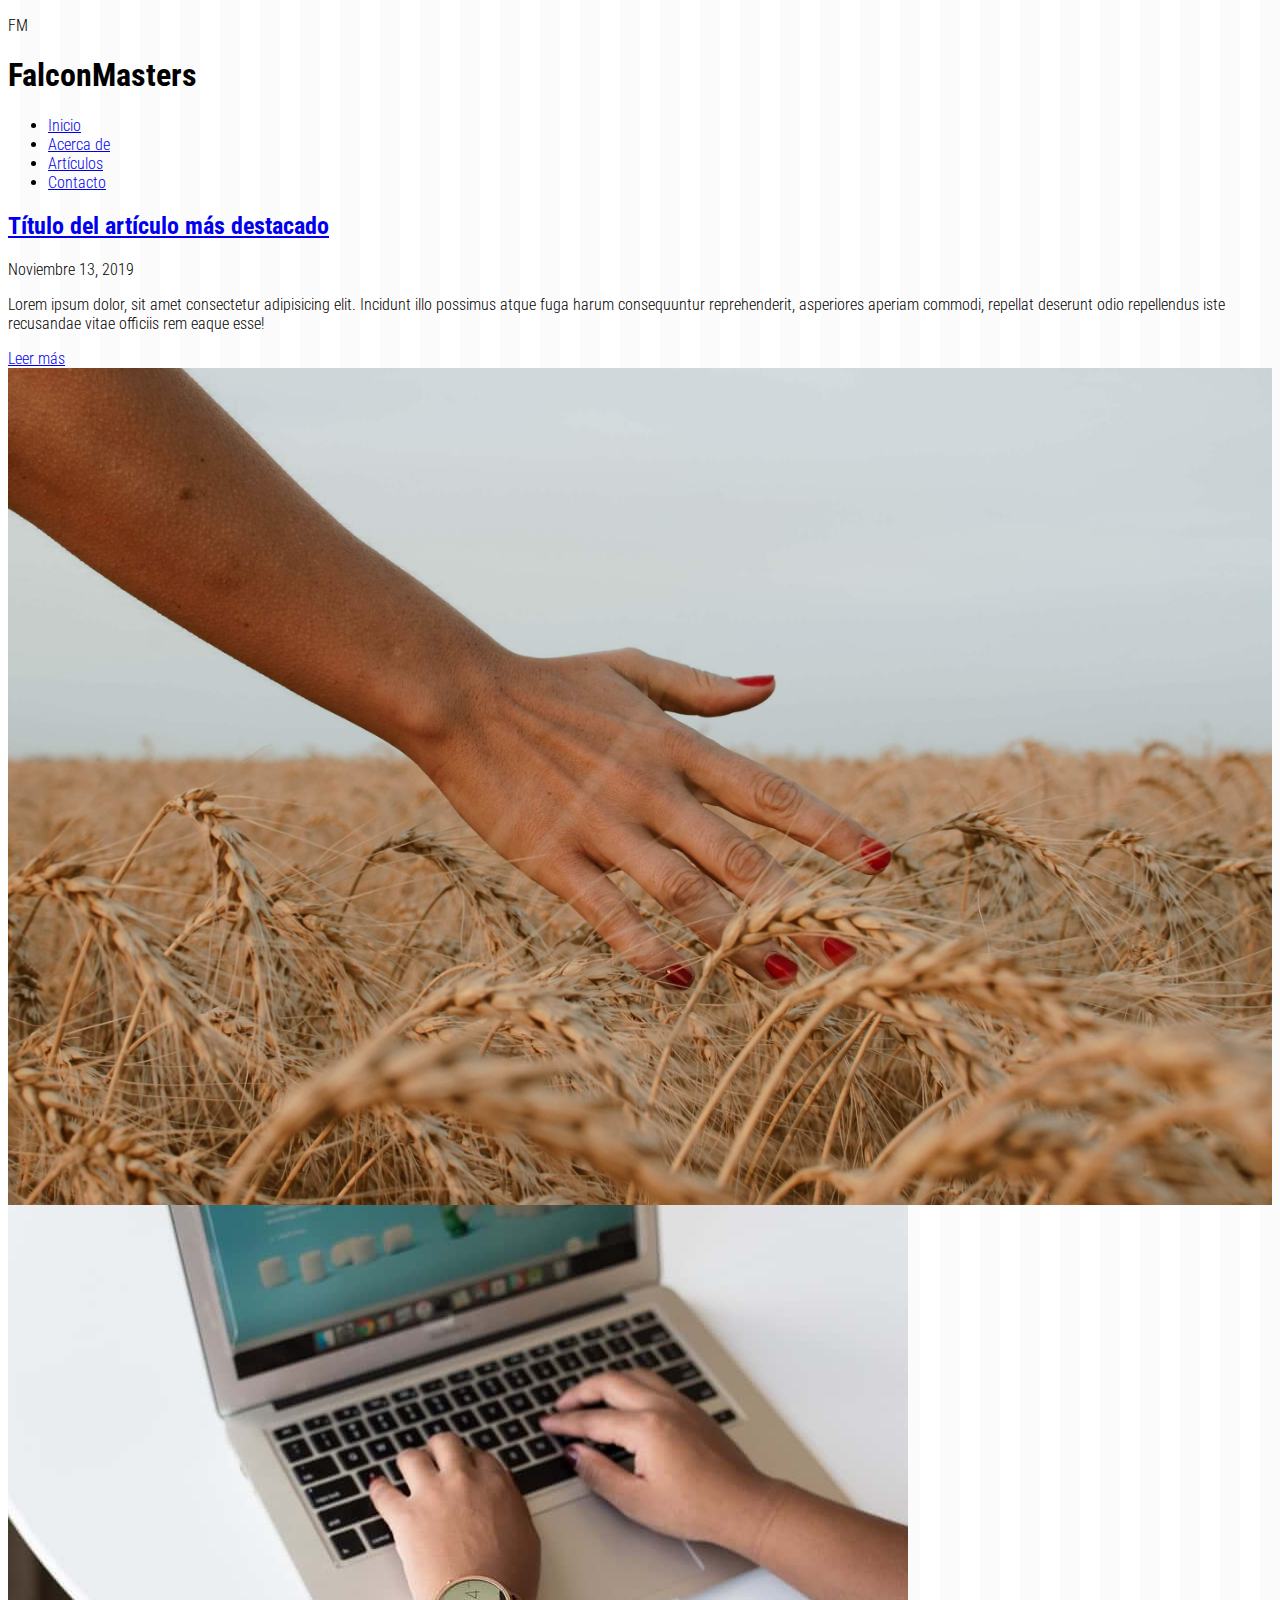
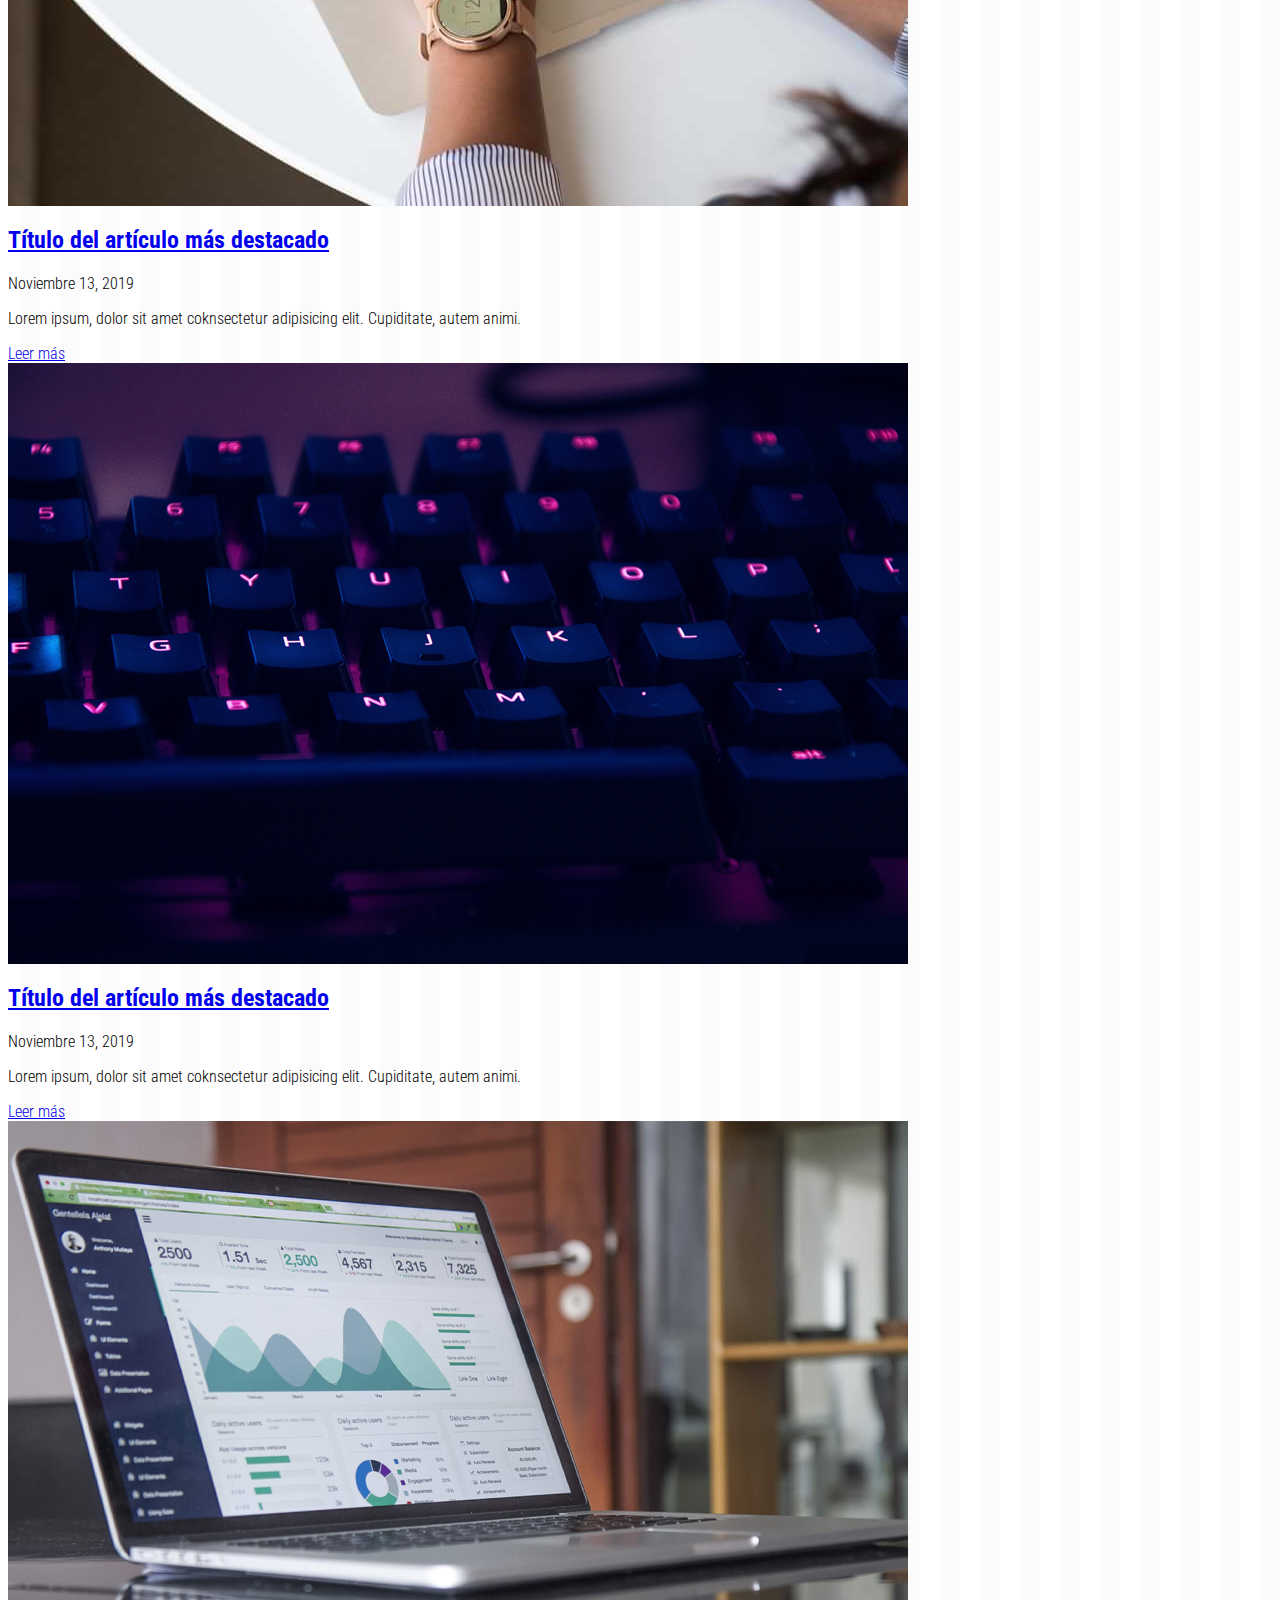
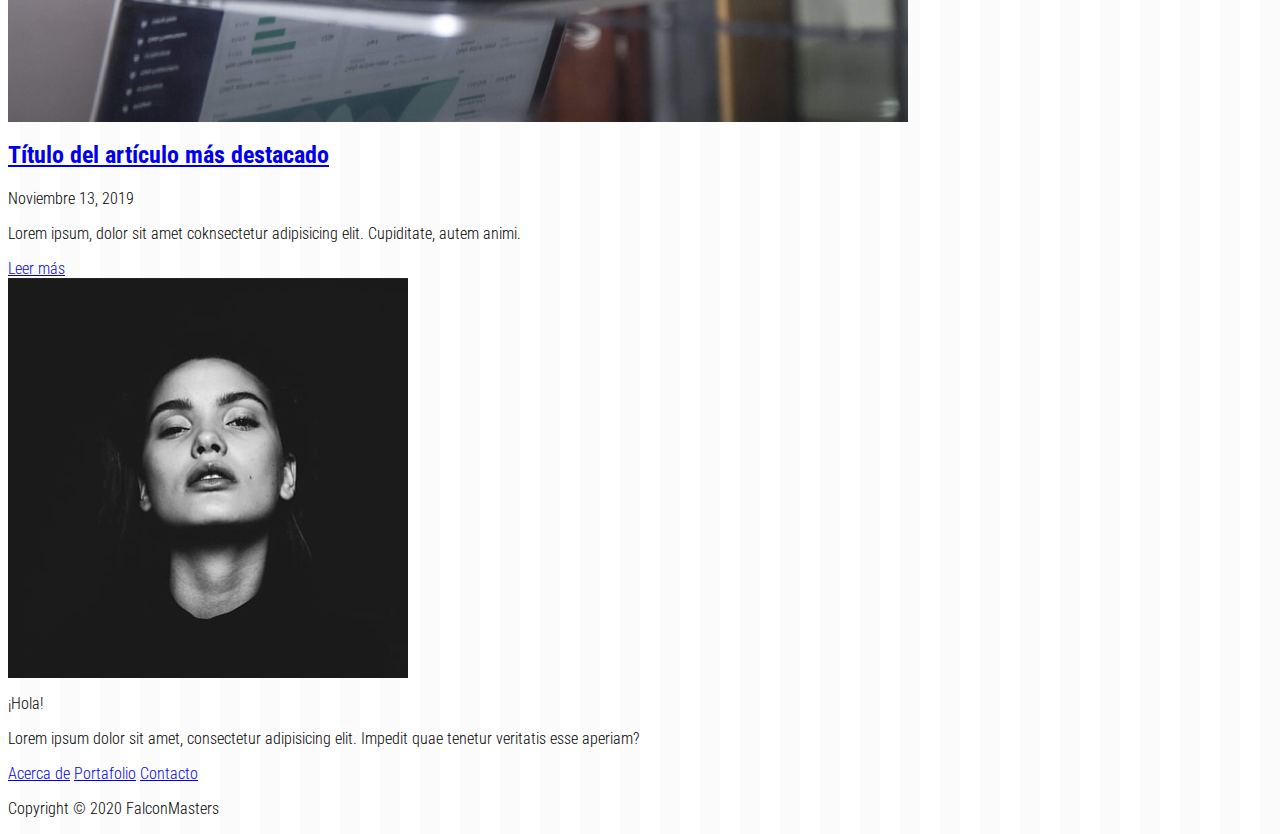
<file: pagina-grid/index.html>
<!DOCTYPE html>
<html lang="es">
	<head>
		<meta charset="UTF-8" />
		<meta name="viewport" content="width=device-width, initial-scale=1.0" />
		<meta http-equiv="X-UA-Compatible" content="ie=edge" />
		<title>Layout de Sitio Web con CSS GRID</title>
		<link href="https://fonts.googleapis.com/css?family=Roboto+Condensed:300,400,700&display=swap" rel="stylesheet"/>
		<link rel="stylesheet" href="./css/styles.css" />
	</head>
	<body>
		<div class="container">
			<header class="header">
				<div class="logo">
					<p class="initials-logo">FM</p>
					<h1>FalconMasters</h1>
				</div>

				<nav class="navegation">
					<ul class="main-menu">
						<li class="main-menu__item"><a href="#" class="main-menu__link">Inicio</a></li>
						<li class="main-menu__item"><a href="#" class="main-menu__link">Acerca de</a></li>
						<li class="main-menu__item"><a href="#" class="main-menu__link">Artículos</a></li>
						<li class="main-menu__item"><a href="#" class="main-menu__link">Contacto</a></li>
					</ul>
				</nav>
			</header>

			<article class="articles destacado">
				<div class="contenedor-texto">
					<div>
						<h2 class="titulo"><a href="#">Título del artículo más destacado</a></h2>
						<p class="fecha">
							<time>Noviembre 13, 2019</time>
						</p> 
					</div>
					<p class="extracto">
						Lorem ipsum dolor, sit amet consectetur adipisicing elit. Incidunt illo possimus atque fuga harum consequuntur reprehenderit, asperiores aperiam commodi, repellat deserunt odio repellendus iste recusandae vitae officiis rem eaque esse!
					</p>
					<a href="#" class="btn-link">Leer más</a>
				</div>
				<div class="contenedor-thumbnail">
					<a href="#">
						<img src="./img/img-01.jpg" alt="" />
					</a>
				</div>
			</article>

			<main class="contenido">
				<article class="articulo">
					<div class="contenedor-thumbnail">
						<a href="#"><img src="./img/img-02.jpg" alt="" /></a>
					</div>
					<div class="contenedor-texto">
						<div>
							<h2 class="titulo">
								<a href="#">Título del artículo más destacado</a>
							</h2>
							<p class="fecha">
								<time>Noviembre 13, 2019</time>
							</p>
						</div>
						<p class="extracto">
							Lorem ipsum, dolor sit amet coknsectetur
							adipisicing elit. Cupiditate, autem animi.
						</p>
						<a href="#" class="btn-link">Leer más</a>
					</div>
				</article>

				<article class="articulo">
					<div class="contenedor-thumbnail">
						<a href="#"><img src="./img/img-03.jpg" alt="" /></a>
					</div>
					<div class="contenedor-texto">
						<div>
							<h2 class="titulo">
								<a href="#">Título del artículo más destacado</a>
							</h2>
							<p class="fecha">
								<time>Noviembre 13, 2019</time>
							</p>
						</div>
						<p class="extracto">
							Lorem ipsum, dolor sit amet coknsectetur
							adipisicing elit. Cupiditate, autem animi.
						</p>
						<a href="#" class="btn-link">Leer más</a>
					</div>
				</article>

				<article class="articulo">
					<div class="contenedor-thumbnail">
						<a href="#"><img src="./img/img-04.jpg" alt="" /></a>
					</div>
					<div class="contenedor-texto">
						<div>
							<h2 class="titulo">
								<a href="#">Título del artículo más destacado</a>
							</h2>
							<p class="fecha">
								<time>Noviembre 13, 2019</time>
							</p>
						</div>
						<p class="extracto">
							Lorem ipsum, dolor sit amet coknsectetur
							adipisicing elit. Cupiditate, autem animi.
						</p>
						<a href="#" class="btn-link">Leer más</a>
					</div>
				</article>
			</main>

			<aside class="sidebar">
				<div class="acerca-de">
					<img src="./img/foto.jpg" class="img-perfil" alt="" />

					<div class="bio">
						<p class="titulo">¡Hola!</p>
						<p>
							Lorem ipsum dolor sit amet, consectetur adipisicing elit.
							Impedit quae tenetur veritatis esse aperiam?
						</p>
					</div>
				</div>
				<nav class="menu">
					<a href="#">Acerca de</a>
					<a href="#">Portafolio</a>
					<a href="#">Contacto</a>
				</nav>
			</aside>

			<footer class="footer">
				<p>Copyright © 2020 FalconMasters</p>
			</footer>
		</div>
	</body>
</html>
</file>
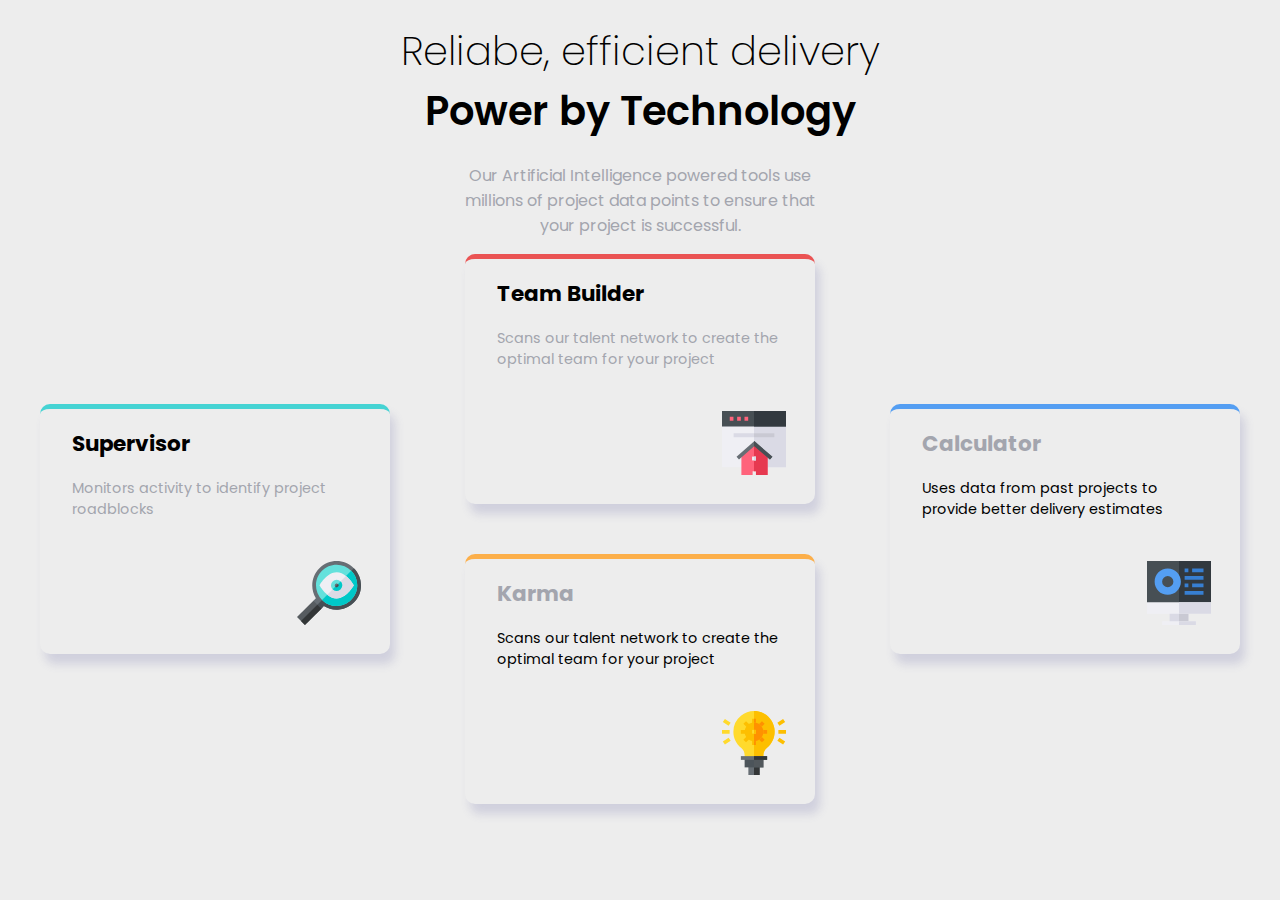
<file: cards/public/index.html>
<!doctype html><html lang="es"><head><meta charset="UTF-8"><meta http-equiv="X-UA-Compatible" content="IE=edge"><meta name="viewport" content="width=device-width,initial-scale=1"><title>Cards</title><link rel="preconnect" href="https://fonts.googleapis.com"><link rel="preconnect" href="https://fonts.gstatic.com" crossorigin><link href="https://fonts.googleapis.com/css2?family=Poppins:wght@200;400;600&amp;display=swap" rel="stylesheet"><link rel="stylesheet" href="css/styles.css"></head><body><header><h1><span class="main-title text-thin">Reliabe, efficient delivery</span><span class="main-title text-bold">Power by Technology</span></h1><p class="subtitle text-light">Our Artificial Intelligence powered tools use millions of project data points to ensure that your project is successful.</p></header><main><section class="cards"><div class="card card--cian card--left"><h2 class="card__title">Supervisor</h2><p class="card__text text-light">Monitors activity to identify project roadblocks</p><img class="card__icon" src="assets/images/icon-supervisor.svg" alt="Logo supervisor"></div><div class="card card--red card--top"><h2 class="card__title">Team Builder</h2><p class="card__text text-light">Scans our talent network to create the optimal team for your project</p><img class="card__icon" src="assets/images/icon-team-builder.svg" alt="Logo Team Builder"></div><div class="card card--orange card--bottom"><h2 class="card__title text-light">Karma</h2><p class="card__text">Scans our talent network to create the optimal team for your project</p><img class="card__icon" src="assets/images/icon-karma.svg" alt="Logo Karma"></div><div class="card card--blue card--right"><h2 class="card__title text-light">Calculator</h2><p class="card__text">Uses data from past projects to provide better delivery estimates</p><img class="card__icon" src="assets/images/icon-calculator.svg" alt="Logo Calculator"></div></section></main></body></html>
</file>
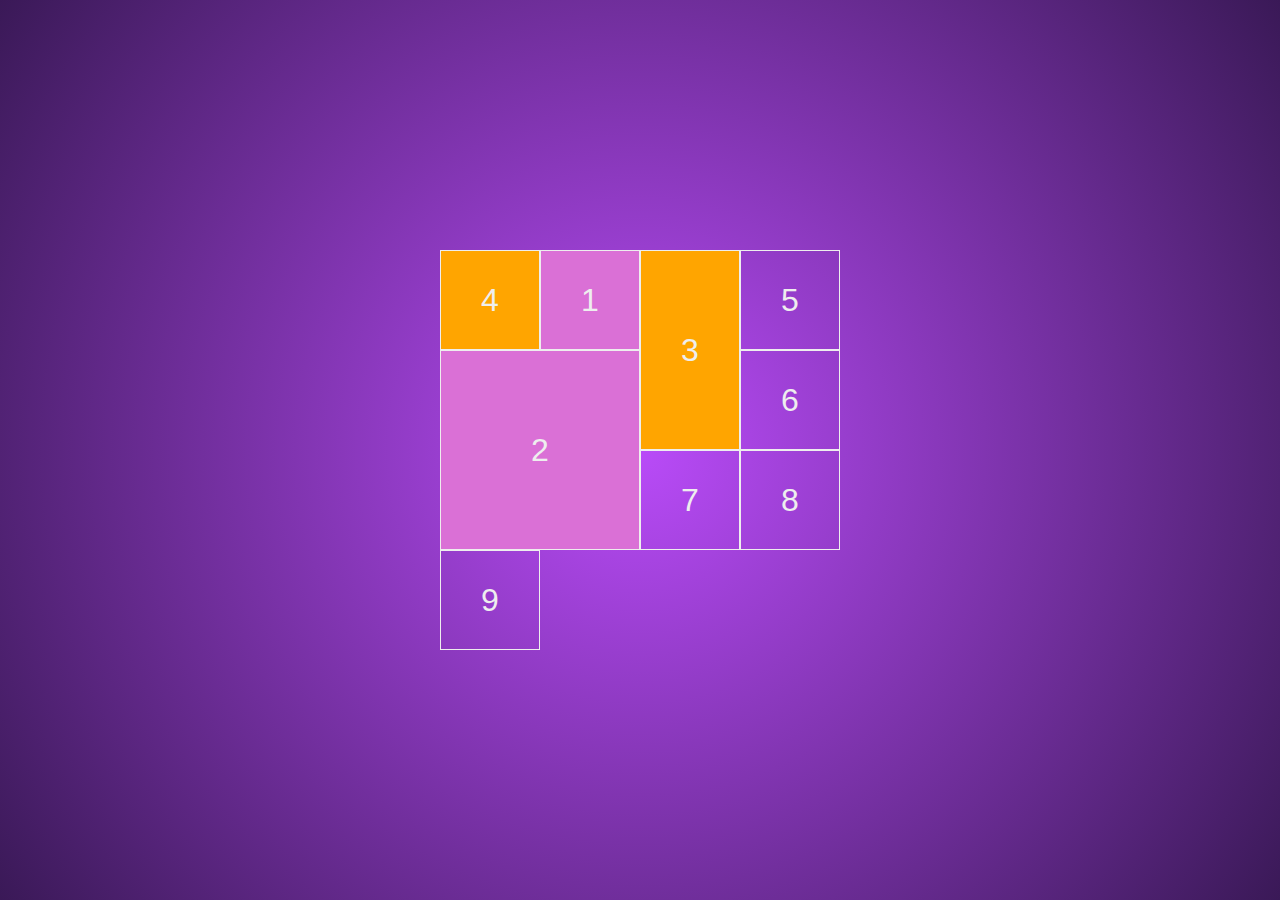
<file: grid/class01/index.html>
<!DOCTYPE html>
<html lang="es">
	<head>
		<meta charset="UTF-8" />
		<meta http-equiv="X-UA-Compatible" content="IE=edge" />
		<meta name="viewport" content="width=device-width, initial-scale=1.0" />
		<title>Grid</title>
		<link rel="stylesheet" href="styles.css">
	</head>
	<body>
		<div class="grid-container">
			<div class="grid-item">1</div>
			<div class="grid-item">2</div>
			<div class="grid-item">3</div>
			<div class="grid-item">4</div>
			<div class="grid-item">5</div>
			<div class="grid-item">6</div>
			<div class="grid-item">7</div>
			<div class="grid-item">8</div>
			<div class="grid-item">9</div>
		</div>
	</body>
</html>
</file>
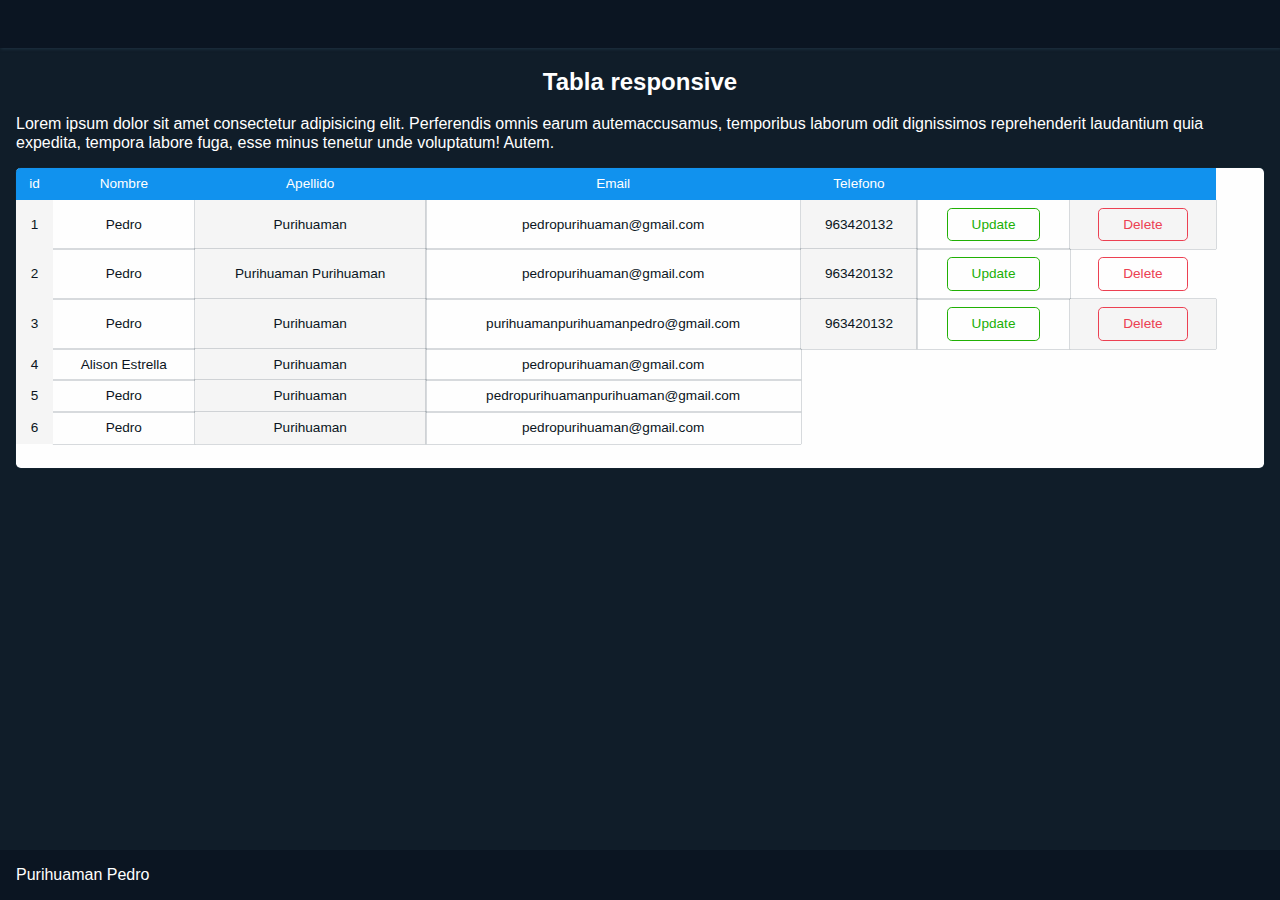
<file: tabla-responsive/public/index.html>
<!doctype html><html lang="es"><head><meta charset="UTF-8"><meta http-equiv="X-UA-Compatible" content="IE=edge"><meta name="viewport" content="width=device-width,initial-scale=1"><title>Tabla Responsive</title><link rel="shortcut icon" href="assets/icons/puri-logo.svg" type="image/x-icon"><link rel="stylesheet" href="css/styles.css"></head><body><header class="main-header"><div class="layout"></div></header><main class="main"><div class="layout"><h2 class="title">Tabla responsive</h2><section><p>Lorem ipsum dolor sit amet consectetur adipisicing elit. Perferendis omnis earum autemaccusamus, temporibus laborum odit dignissimos reprehenderit laudantium quia expedita, tempora labore fuga, esse minus tenetur unde voluptatum! Autem.</p></section><div class="table-container"><table class="table"><thead class="table__header"><tr class="table__row"><td class="table__head">id</td><td class="table__head">Nombre</td><td class="table__head">Apellido</td><td class="table__head">Email</td><td class="table__head">Telefono</td><td class="table__head"></td><td class="table__head"></td></tr></thead><tbody class="table__body"><tr class="table__row"><td class="table__data">1</td><td class="table__data">Pedro</td><td class="table__data">Purihuaman</td><td class="table__data">pedropurihuaman@gmail.com</td><td class="table__data">963420132</td><td class="table__data"><a class="button button-update" href="#">Update</a></td><td class="table__data"><a class="button button-delete" href="#">Delete</a></td></tr><tr class="table__row"><td class="table__data">2</td><td class="table__data">Pedro</td><td class="table__data">Purihuaman Purihuaman</td><td class="table__data">pedropurihuaman@gmail.com</td><td class="table__data">963420132</td><td class="table__data"><a class="button button-update" href="#">Update</a></td><td class="grid__data"><a class="button button-delete" href="#">Delete</a></td></tr><tr class="table__row"><td class="table__data">3</td><td class="table__data">Pedro</td><td class="table__data">Purihuaman</td><td class="table__data">purihuamanpurihuamanpedro@gmail.com</td><td class="table__data">963420132</td><td class="table__data"><a class="button button-update" href="#">Update</a></td><td class="table__data"><a class="button button-delete" href="#">Delete</a></td></tr><tr class="table__row"><td class="table__data">4</td><td class="table__data">Alison Estrella</td><td class="table__data">Purihuaman</td><td class="table__data">pedropurihuaman@gmail.com</td></tr><tr class="table__row"><td class="table__data">5</td><td class="table__data">Pedro</td><td class="table__data">Purihuaman</td><td class="table__data">pedropurihuamanpurihuaman@gmail.com</td></tr><tr class="table__row"><td class="table__data">6</td><td class="table__data">Pedro</td><td class="table__data">Purihuaman</td><td class="table__data">pedropurihuaman@gmail.com</td></tr></tbody></table></div></div></main><footer class="main-footer"><div class="layout"><p class="author">Purihuaman Pedro</p></div></footer></body></html>
</file>
<file: pagina-grid/css/styles.css>
:root {
	--primary-color: #868b8d;
	--color-rgba: rgba(102, 102, 102, 0.2);
	--dark-color: #000;
	--second-dark-color: #262626;
	--light-color: #fff;
}
*, *::after, *::before {
	box-sizing: border-box;
}

body {
	font-family: 'Roboto Condensed', sans-serif;
	font-weight: 300;
	background-image: repeating-linear-gradient(90deg, #fff, #fff 20px, #fbfbfb 20px, #fbfbfb 40px);
}

img {
	max-width: 100%;
	display: block;
	object-fit: cover;
}



/* ---------- HEADER ----------*/







/* ---------- Articulos ----------*/






/* ---------- Articulo Destacado ----------*/




/*---------- CONTENIDO ----------*/


/*---------- SIDEBAR ----------*/





/*---------- FOOTER ----------*/
</file>
<file: cards/public/css/styles.css>
@charset "UTF-8";:root{--color-red:hsl(0,78%,62%);--color-cyan:hsl(180,62%,55%);--color-orange:hsl(34,97%,64%);--color-blue:hsl(212,86%,64%);--color-dark-blue:hsl(240 25% 50%/.2);--color-grey:hsl(229,6%,66%);--color-white:hsl(0,0%,93%);--font:"Poppins",sans-serif}*{-webkit-box-sizing:border-box;box-sizing:border-box}body{text-align:center;font-weight:400;font-family:var(--font);background-color:var(--color-white)}.main-title{display:block;font-size:2.5rem}.subtitle{width:30%;margin-right:auto;margin-left:auto}.cards{position:relative;width:1200px;height:550px;margin:0.5rem auto}.card{position:absolute;width:350px;height:250px;padding:0 2rem;font-size:0.9rem;background-color:var(--color-white);border-radius:10px;-webkit-box-shadow:5px 10px 10px var(--color-dark-blue);box-shadow:5px 10px 10px var(--color-dark-blue)}.card--left{left:0}.card--top{top:0}.card--right{right:0}.card--bottom{bottom:0}.card--left,.card--right{top:150px}.card--bottom,.card--top{left:425px}.card__text,.card__title{text-align:left}.card__icon{position:absolute;right:2em;bottom:2em}.card--cian{border-top:5px solid var(--color-cyan)}.card--red{border-top:5px solid var(--color-red)}.card--orange{border-top:5px solid var(--color-orange)}.card--blue{border-top:5px solid var(--color-blue)}.text-light{color:var(--color-grey)}.text-thin{font-weight:200}.text-bold{font-weight:600}
</file>
<file: grid/class01/styles.css>
body {
	display: flex;
	align-items: center;
	justify-content: center;
	margin: 0;
	height: 100vh;
	color: #eee;
	font-family: sans-serif;
	background-image: radial-gradient(circle, #b94bf8, #3a1957);
	background-repeat: no-repeat;
}

.grid-container {
	display: grid;
	grid-template-columns: repeat(4, 100px );
	grid-template-rows: repeat(4, 100px );
}

.grid-item {
	border: 1px solid;
	display: flex;
	justify-content: center;
	align-items: center;
	padding: 1rem;
	font-size: 2rem;
}
.grid-item:first-child,
.grid-item:nth-child(2) {
	background-color: orchid;
}

.grid-item:nth-child(3),
.grid-item:nth-child(4) {
	background-color: orange;
}

.grid-item:nth-child(2) {
	grid-column: 1 / 3;
	grid-row: 2 / 4;
}

.grid-item:nth-child(3) {
	grid-column: 3 / 4;
	grid-row: 1 / 3;
}

.grid-item:nth-child(4) {
	grid-column: 1 / 2;
	grid-row: 1 / 2;
}
</file>
<file: tabla-responsive/public/css/styles.css>
:root{--dark-color100:#315068;--dark-color200:#203646;--dark-color300:#1F3342;--dark-color400:#1B2E3B;--dark-color500:#101D29;--dark-color600:#0B1522;--light-color100:#FFFFFF;--light-color200:#FEFEFE;--light-color300:#FCFCFC;--light-color400:#F9F9F9;--light-color500:#F5F5F5;--light-color600:#d1d1d1;--primary-color100:#CEF5FE;--primary-color200:#9FE6FD;--primary-color300:#6ECFF9;--primary-color400:#4AB7F4;--primary-color500:#1192EE;--primary-color600:#0C71CC;--primary-color700:#0854AB;--second-color400:#E36F7B;--second-color500:#ec4052;--second-color600:#d63343;--third-color400:#FFC14D;--third-color500:#ffa500;--third-color600:#E69500;--four-color400:#55b742;--four-color500:#20b004;--four-color600:#22990b;--heading-font:"Raleway",sans-serif;--body-font:"Open Sans",sans-serif;--h1-font-size:2rem;--h2-font-size:1.5rem;--h3-font-size:1.25rem;--normal-font-size:1rem;--small-font-size:0.85rem;--width-layout:80rem;--header-height:3rem;--small-padding:0.5rem;--normal-padding:1rem;--large-padding:1.5rem;--x-large-padding:2rem;--small-margin:0.5rem;--normal-margin:1rem;--large-margin:1.5rem;--x-large-margin:2rem;--border-radius:0.3rem;--z-index100:100;--z-index200:110;--z-index300:120;--small-gap:0.5rem;--normal-gap:1rem;--large-gap:1.5rem;--width-table:1200px;--height-table:300px;--frozen-width:10rem;--table-width:48rem;--desktop-width:64rem;--large-desktop-width:80rem;--table-width:768px;--desktop-width:1024px;--large-desktop-width:var(--width-layout)}@media screen and (min-width:var(--desktop-width)){:root{--h1-font-size:2.5rem;--h2-font-size:1.75rem;--h3-font-size:1.50rem;--normal-font-size:1.1rem;--small-font-size:.95rem;--header-height:4rem}}*{-webkit-box-sizing:border-box;box-sizing:border-box}body{margin:0;font-family:var(--body-font)}img{max-width:100%;border-style:none;display:block}a{display:inline-block}html{line-height:1.15;-webkit-text-size-adjust:100%}h1{margin:0.67rem 0}small{font-size:80%}textarea{overflow:auto}button,input{overflow:visible}button,input,optgroup,select,textarea{font-family:inherit;font-size:100%;line-height:1.15;margin:0;outline:none;text-transform:none}h1,h2,h3,h4,h5,h6{font-family:var(--heading-font)}hr{-webkit-box-sizing:content-box;box-sizing:content-box;height:0;overflow:visible}pre{font-family:monospace,monospace;font-size:1rem}abbr[title]{border-bottom:none;text-decoration:underline;-webkit-text-decoration:underline dotted;text-decoration:underline dotted}code,kbd,samp{font-family:monospace,monospace;font-size:1rem}[type=button],[type=reset],[type=submit],button{-webkit-appearance:button}[type=button]::-moz-focus-inner,[type=reset]::-moz-focus-inner,[type=submit]::-moz-focus-inner,button::-moz-focus-inner{border-style:none;padding:0}[type=button]:-moz-focusring,[type=reset]:-moz-focusring,[type=submit]:-moz-focusring,button:-moz-focusring{outline:1px dotted ButtonText}fieldset{padding:0.35em 0.75em 0.625em}legend{-webkit-box-sizing:border-box;box-sizing:border-box;color:inherit;display:table;max-width:100%;padding:0;white-space:normal}progress{vertical-align:baseline}[type=checkbox],[type=radio]{-webkit-box-sizing:border-box;box-sizing:border-box;padding:0}[type=number]::-webkit-inner-spin-button,[type=number]::-webkit-outer-spin-button{height:auto}[type=search]{-webkit-appearance:textfield;outline-offset:-2px}[type=search]::-webkit-search-decoration{-webkit-appearance:none}::-webkit-file-upload-button{-webkit-appearance:button;font:inherit}details{display:block}summary{display:list-item}template{display:none}.reset-list{list-style:none;padding-left:0}.button{display:inline-block;border:none;padding:var(--small-padding) var(--large-padding);border-radius:var(--border-radius);cursor:pointer;text-align:center}body{display:-ms-grid;display:grid;-ms-grid-columns:1fr;grid-template-columns:1fr;-ms-grid-rows:var(--header-height) 1fr auto;grid-template-rows:var(--header-height) 1fr auto;min-height:100vh;font-size:var(--normal-font-size);color:var(--light-color100);background-color:var(--dark-color500)}body>:first-child{-ms-grid-row:1;-ms-grid-column:1}body>:nth-child(2){-ms-grid-row:2;-ms-grid-column:1}body>:nth-child(3){-ms-grid-row:3;-ms-grid-column:1}.layout{max-width:var(--width-layout);margin-left:auto;margin-right:auto;height:100%;padding:0 var(--normal-padding);overflow:hidden}.main-header{height:var(--header-height);position:sticky;top:0;z-index:var(--z-index300);background-color:var(--dark-color600);-webkit-box-shadow:1px 1px 3px var(--dark-color300);box-shadow:1px 1px 3px var(--dark-color300)}.main{background-color:var(--dark-color500)}.main-footer{background-color:var(--dark-color600)}.title{text-align:center}.button{display:inline-block;border:none;padding:var(--small-padding) var(--large-padding);border-radius:var(--border-radius);cursor:pointer;text-align:center;text-decoration:none;color:inherit;border-width:1px;border-style:solid;-webkit-transition:background-color 0.3s;transition:background-color 0.3s}.table-container{margin-top:var(--small-padding);height:var(--height-table);overflow-x:auto;position:relative;width:100%;background-color:var(--light-color200);border-radius:var(--border-radius);-webkit-box-shadow:0 0 0.1rem 0 var(--dark-color400),0 0 0.1rem 0 var(--dark-color400);box-shadow:0 0 0.1rem 0 var(--dark-color400),0 0 0.1rem 0 var(--dark-color400)}.table{position:absolute;height:auto;font-size:var(--small-font-size);color:var(--dark-color600);min-width:var(--width-table);border-collapse:collapse;table-layout:fixed;text-align:center;background-color:var(--light-color200)}.table__data,.table__head{padding:var(--small-padding);-webkit-box-shadow:0 0 1px var(--dark-color400);box-shadow:0 0 1px var(--dark-color400)}.table__data:nth-child(odd){background-color:var(--light-color500)}.table__data:first-child,.table__head,.table__header{position:sticky;left:0;top:0}.table__data:first-child{background-color:var(--light-color500)}.table__head,.table__header{background-color:var(--primary-color500);z-index:var(--z-index200);color:var(--light-color100)}.table__head:first-child{z-index:var(--z-index300)}.table__row:hover .table__data{color:var(--light-color100);background-color:var(--primary-color400);-webkit-transition:background-color 0.3s;transition:background-color 0.3s}.button-update{color:var(--four-color500)}.button-update:hover{color:var(--light-color100);background-color:var(--four-color500);border-color:var(--four-color500)}.button-delete{color:var(--second-color500)}.button-delete:hover{color:var(--light-color100);background-color:var(--second-color500);border-color:var(--second-color500)}::-webkit-scrollbar{-webkit-appearance:none}::-webkit-scrollbar:vertical{width:10px}::-webkit-scrollbar-button,::-webkit-scrollbar-button:increment{display:none}::-webkit-scrollbar:horizontal{height:10px}::-webkit-scrollbar-thumb{background-color:var(--light-color600);border-radius:1rem}::-webkit-scrollbar-track{border-radius:1rem}::-webkit-scrollbar-thumb:hover{background-color:var(--light-color600);border-radius:1rem}
</file>
